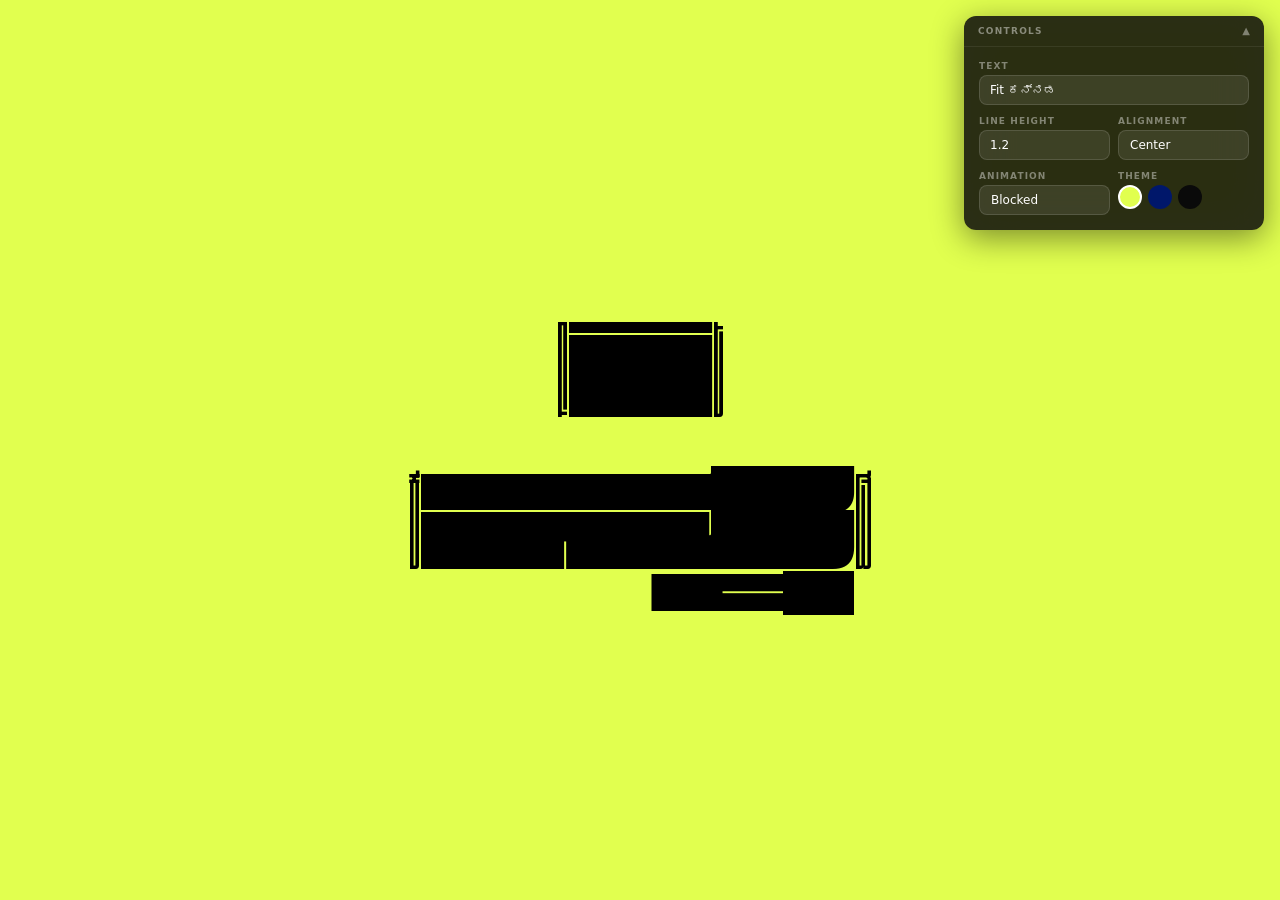
<file: 01/index.html>
<!DOCTYPE html>
<html lang="en">
<head>
<meta charset="UTF-8">
<meta name="viewport" content="width=device-width, initial-scale=1">
<title>Animator — Play With Fit</title>
<style>
@font-face {
  font-family: "FitKannadaVF";
  src: url("../shared/fonts/FitKannadaVF.woff2") format("woff2");
  font-weight: 100 900; font-display: block;
}
*, *::before, *::after { box-sizing: border-box; }
html, body { margin: 0; padding: 0; width: 100%; height: 100%; overflow: hidden; }
body { background: #e1ff4f; font-family: system-ui, -apple-system, sans-serif; }

/* ── Control panel — top-right, always dark ── */
.ctrl-wrap {
  position: fixed; right: 16px; top: 16px;
  width: 300px; border-radius: 12px; overflow: hidden;
  background: rgba(18,18,18,0.88);
  backdrop-filter: blur(24px) saturate(1.4);
  -webkit-backdrop-filter: blur(24px) saturate(1.4);
  box-shadow: 0 8px 32px rgba(0,0,0,0.45);
  z-index: 100;
}
.ctrl-wrap.hidden { display: none; }

.ctrl-header {
  display: flex; align-items: center; justify-content: space-between;
  padding: 10px 14px; cursor: pointer; user-select: none;
  border-bottom: 1px solid rgba(255,255,255,0.07);
}
.ctrl-title {
  font-size: 9px; font-weight: 700; text-transform: uppercase;
  letter-spacing: .14em; color: rgba(255,255,255,0.45);
}
.ctrl-chevron {
  font-size: 10px; color: rgba(255,255,255,0.40);
  transition: transform .28s ease; line-height: 1;
}
.ctrl-body {
  overflow: hidden; max-height: 800px; opacity: 1;
  transition: max-height .32s cubic-bezier(.4,0,.2,1), opacity .22s;
}
.ctrl-body.collapsed { max-height: 0; opacity: 0; }
.ctrl-panel {
  display: flex; flex-direction: column; gap: 11px;
  padding: 14px 15px 15px;
  color: #fff; font-size: 12px;
}
.cg { display: flex; flex-direction: column; gap: 4px; }
.cr { display: flex; gap: 8px; }
.cr > .cg { flex: 1; }
.cl { margin: 0; font-size: 9px; font-weight: 700; text-transform: uppercase;
      letter-spacing: .12em; color: rgba(255,255,255,0.42); }
.ci {
  width: 100%; border-radius: 8px; outline: none; padding: 7px 10px;
  font-size: 12px; font-family: system-ui, -apple-system, sans-serif;
  background: rgba(255,255,255,0.09); color: #fff;
  border: 1px solid rgba(255,255,255,0.13); transition: border-color .18s;
}
.ci:focus { border-color: rgba(255,255,255,0.40); }
.cb {
  width: 100%; border-radius: 8px; outline: none; padding: 7px 11px;
  font-size: 12px; font-family: system-ui, -apple-system, sans-serif; cursor: pointer;
  text-align: left; background: rgba(255,255,255,0.09); color: #fff;
  border: 1px solid rgba(255,255,255,0.13); transition: background .14s, border-color .14s;
}
.cb:hover { border-color: rgba(255,255,255,.32); }
.sw-row { display: flex; gap: 6px; flex-wrap: wrap; }
.sw {
  width: 24px; height: 24px; border-radius: 50%; border: 2px solid transparent;
  cursor: pointer; transition: border-color .14s, transform .14s; flex-shrink: 0;
}
.sw:hover { transform: scale(1.13); }
.sw.active { border-color: #fff !important; }

/* Sketch */
svg  { width: 100vw; height: 100vh; display: block; }
text { fill: #000; font-family: "FitKannadaVF"; dominant-baseline: middle; }
</style>
</head>
<body>

<svg id="svg"><text id="svgText"></text></svg>

<div id="ctrlWrap" class="ctrl-wrap">
  <div class="ctrl-header" id="ctrl-header">
    <span class="ctrl-title">Controls</span>
    <span class="ctrl-chevron">▲</span>
  </div>
  <div class="ctrl-body">
    <div class="ctrl-panel">
      <div class="cg">
        <p class="cl">Text</p>
        <input id="textInput" class="ci" type="text" value="Fit ಕನ್ನಡ">
      </div>
      <div class="cr">
        <div class="cg">
          <p class="cl">Line Height</p>
          <input id="lhInput" class="ci" type="number" step="0.05" min="0.8" max="3" value="1.2">
        </div>
        <div class="cg">
          <p class="cl">Alignment</p>
          <button id="alignBtn" class="cb">Center</button>
        </div>
      </div>
      <div class="cr">
        <div class="cg">
          <p class="cl">Animation</p>
          <button id="modeBtn" class="cb">Blocked</button>
        </div>
        <div class="cg">
          <p class="cl">Theme</p>
          <div class="sw-row">
            <div class="sw active" data-i="0" style="background:#e1ff4f;"></div>
            <div class="sw"        data-i="1" style="background:#00176a;"></div>
            <div class="sw"        data-i="2" style="background:#0a0a0a;"></div>
          </div>
        </div>
      </div>
    </div>
  </div>
</div>

<script>
/* ── Collapse toggle ── */
(function () {
  const header  = document.getElementById('ctrl-header');
  const body    = document.querySelector('.ctrl-body');
  const chevron = header.querySelector('.ctrl-chevron');
  let expanded  = true;
  header.addEventListener('click', () => {
    expanded = !expanded;
    body.classList.toggle('collapsed', !expanded);
    chevron.style.transform = expanded ? '' : 'rotate(180deg)';
  });
})();

/* ── Sketch ── */
const THEMES = [
  { bg: '#e1ff4f', fg: '#000000' },
  { bg: '#00176a', fg: '#f05ae4' },
  { bg: '#0a0a0a', fg: '#ffffff' },
];
const BASE = 1000, MIN = 140, MAX = 3600, MOVE = 600, HOLD = 500, WSPD = 0.003;
let mode = 'blocked', text = 'Fit ಕನ್ನಡ', lh = 1.2, align = 'center';
let letters = [], w = 0, h = 0, loopIdx = 0, phase = 'holdBase', phaseT = performance.now();

const svgEl  = document.getElementById('svg');
const textEl = document.getElementById('svgText');
const seg    = new Intl.Segmenter('kn-IN', { granularity: 'grapheme' });

function ease(t) { return t < 0.5 ? 4*t*t*t : 1 - Math.pow(-2*t+2, 3) / 2; }

function clusters(str) {
  const raw = [...seg.segment(str.normalize('NFC'))], out = [];
  for (let i = 0; i < raw.length; i++) {
    let c = raw[i].segment;
    while (c.endsWith('\u0CCD') && raw[i+1] && raw[i+1].segment !== ' ') c += raw[++i].segment;
    out.push(c);
  }
  return out;
}

function build() {
  textEl.innerHTML = ''; letters = [];
  const segs = clusters(text), words = [], buf = [];
  segs.forEach(s => { if (s === ' ') { if (buf.length) words.push([...buf]); buf.length = 0; } else buf.push(s); });
  if (buf.length) words.push([...buf]);
  const fs = Math.min(w, h) * 0.14, lineH = fs * lh, dy0 = -((words.length - 1) * lineH) / 2;
  textEl.style.fontSize = fs + 'px';
  textEl.setAttribute('text-anchor', align === 'left' ? 'start' : align === 'right' ? 'end' : 'middle');
  const ax = align === 'left' ? w * .10 : align === 'right' ? w * .90 : w / 2;
  words.forEach((lc, i) => {
    const ln = document.createElementNS('http://www.w3.org/2000/svg', 'tspan');
    ln.setAttribute('x', ax); ln.setAttribute('dy', i === 0 ? dy0 : lineH);
    lc.forEach((ch, j) => {
      const sp = document.createElementNS('http://www.w3.org/2000/svg', 'tspan');
      sp.textContent = ch;
      letters.push({ span: sp, set: j % 2, wdth: BASE, from: BASE, to: BASE });
      ln.appendChild(sp);
    });
    textEl.appendChild(ln);
  });
  phase = 'holdBase'; phaseT = performance.now();
}

function setTargets() {
  letters.forEach(l => { l.from = BASE; l.to = (loopIdx % 2 === 0) ? (l.set ? MAX : MIN) : (l.set ? MIN : MAX); });
}

function tick(now) {
  const el = now - phaseT;
  if (mode === 'wavy') {
    letters.forEach((l, i) => {
      const r = i / (letters.length - 1 || 1);
      l.wdth = (MAX + MIN) / 2 + Math.sin(now * WSPD + r * Math.PI) * (MAX - MIN) / 2;
      l.span.style.fontVariationSettings = `"wdth" ${l.wdth}`;
    });
  } else {
    if      (phase === 'holdBase'    && el > HOLD) { setTargets(); phase = 'moveOut';    phaseT = now; }
    else if (phase === 'moveOut') {
      const t = Math.min(el / MOVE, 1), e = ease(t);
      letters.forEach(l => { l.wdth = l.from + (l.to - l.from) * e; l.span.style.fontVariationSettings = `"wdth" ${l.wdth}`; });
      if (t === 1) { phase = 'holdExtreme'; phaseT = now; }
    }
    else if (phase === 'holdExtreme' && el > HOLD) { phase = 'moveBack'; phaseT = now; }
    else if (phase === 'moveBack') {
      const t = Math.min(el / MOVE, 1), e = ease(t);
      letters.forEach(l => { l.wdth = l.to + (BASE - l.to) * e; l.span.style.fontVariationSettings = `"wdth" ${l.wdth}`; });
      if (t === 1) { phase = 'holdBase'; phaseT = now; loopIdx++; }
    }
  }
  requestAnimationFrame(tick);
}

function resize() {
  w = innerWidth; h = innerHeight;
  svgEl.setAttribute('width', w); svgEl.setAttribute('height', h);
  textEl.setAttribute('x', w / 2); textEl.setAttribute('y', h / 2);
  build();
}

/* Swatches — only change scene bg + text fill, NOT panel */
document.querySelectorAll('.sw').forEach(sw => {
  sw.addEventListener('click', () => {
    document.querySelectorAll('.sw').forEach(s => s.classList.remove('active'));
    sw.classList.add('active');
    const t = THEMES[parseInt(sw.dataset.i) || 0];
    document.body.style.background = t.bg;
    textEl.style.fill = t.fg;
  });
});

document.getElementById('textInput').addEventListener('input',  e => { text  = e.target.value || ' '; build(); });
document.getElementById('lhInput').addEventListener('input',    e => { lh    = parseFloat(e.target.value) || 1.2; build(); });
document.getElementById('alignBtn').addEventListener('click', function () {
  align = align === 'center' ? 'left' : align === 'left' ? 'right' : 'center';
  this.textContent = { center: 'Center', left: 'Left', right: 'Right' }[align]; build();
});
document.getElementById('modeBtn').addEventListener('click', function () {
  mode = mode === 'blocked' ? 'wavy' : 'blocked';
  this.textContent = mode === 'blocked' ? 'Blocked' : 'Wavy';
  phase = 'holdBase'; phaseT = performance.now();
});

window.addEventListener('resize', resize);
document.fonts.ready.then(() => { resize(); requestAnimationFrame(tick); });
</script>
</body>
</html>
</file>
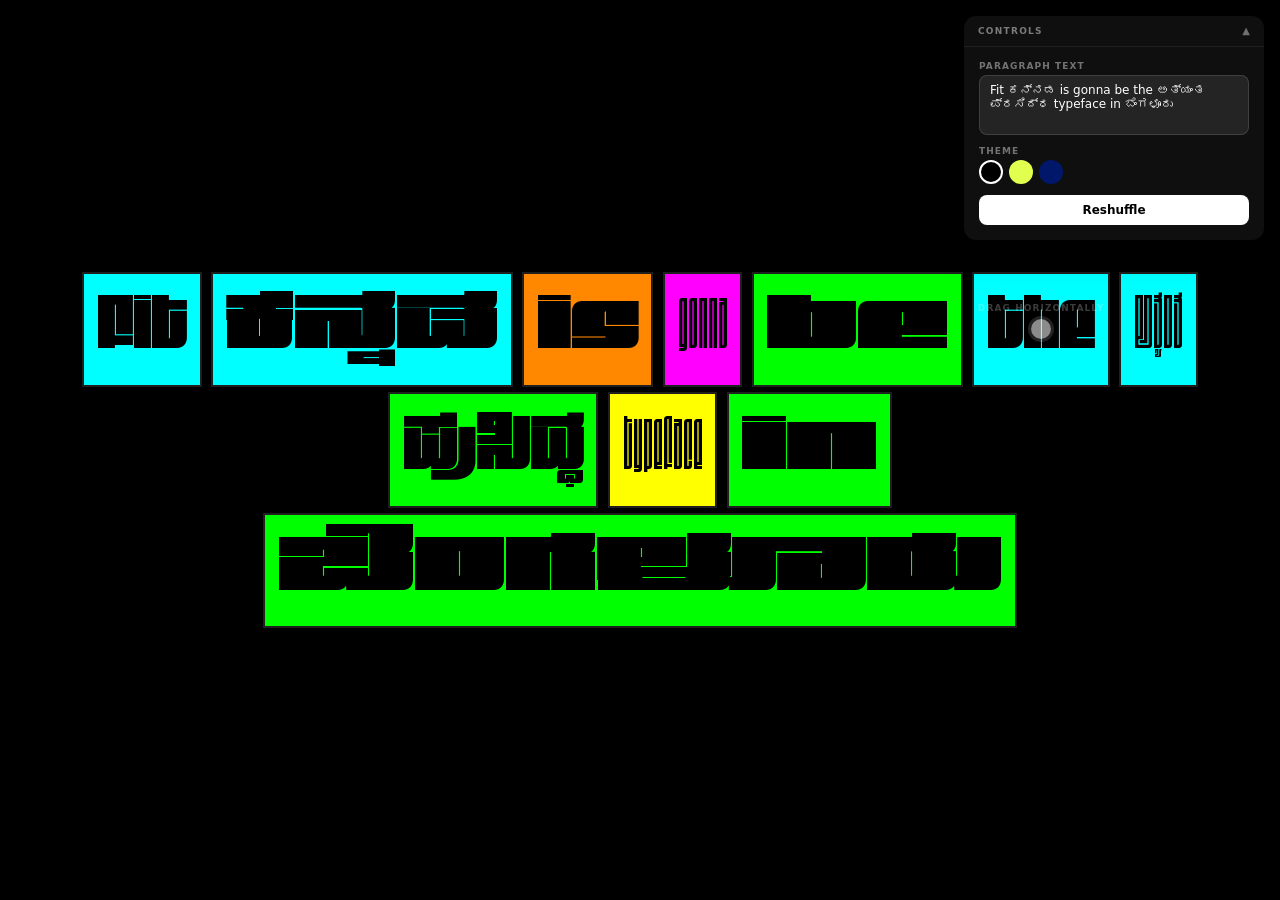
<file: 02/index.html>
<!DOCTYPE html>
<html lang="en">
<head>
<meta charset="UTF-8">
<meta name="viewport" content="width=device-width, initial-scale=1">
<title>Paragraph — Play With Fit</title>
<style>
@font-face {
  font-family: "FitKannadaVF";
  src: url("../shared/fonts/FitKannadaVF.woff2") format("woff2");
  font-weight: 100 900; font-display: block;
}
*, *::before, *::after { box-sizing: border-box; }
html, body { margin: 0; padding: 0; width: 100%; height: 100%; overflow: hidden; }
body { background: #000; font-family: system-ui, -apple-system, sans-serif; }

/* ── Control panel — top-right, always dark ── */
.ctrl-wrap {
  position: fixed; right: 16px; top: 16px;
  width: 300px; border-radius: 12px; overflow: hidden;
  background: rgba(18,18,18,0.88);
  backdrop-filter: blur(24px) saturate(1.4);
  -webkit-backdrop-filter: blur(24px) saturate(1.4);
  box-shadow: 0 8px 32px rgba(0,0,0,0.45);
  z-index: 100;
}
.ctrl-wrap.hidden { display: none; }

.ctrl-header {
  display: flex; align-items: center; justify-content: space-between;
  padding: 10px 14px; cursor: pointer; user-select: none;
  border-bottom: 1px solid rgba(255,255,255,0.07);
}
.ctrl-title {
  font-size: 9px; font-weight: 700; text-transform: uppercase;
  letter-spacing: .14em; color: rgba(255,255,255,0.45);
}
.ctrl-chevron {
  font-size: 10px; color: rgba(255,255,255,0.40);
  transition: transform .28s ease; line-height: 1;
}
.ctrl-body {
  overflow: hidden; max-height: 800px; opacity: 1;
  transition: max-height .32s cubic-bezier(.4,0,.2,1), opacity .22s;
}
.ctrl-body.collapsed { max-height: 0; opacity: 0; }
.ctrl-panel {
  display: flex; flex-direction: column; gap: 11px;
  padding: 14px 15px 15px; color: #fff; font-size: 12px;
}
.cg { display: flex; flex-direction: column; gap: 4px; }
.cl { margin: 0; font-size: 9px; font-weight: 700; text-transform: uppercase;
      letter-spacing: .12em; color: rgba(255,255,255,0.42); }
.ct {
  width: 100%; border-radius: 8px; outline: none; padding: 7px 10px;
  font-size: 12px; font-family: system-ui, -apple-system, sans-serif;
  background: rgba(255,255,255,0.09); color: #fff;
  border: 1px solid rgba(255,255,255,0.13); transition: border-color .18s;
  resize: none; height: 60px;
}
.ct:focus { border-color: rgba(255,255,255,0.40); }
.cb {
  width: 100%; border-radius: 8px; outline: none; padding: 7px 11px;
  font-size: 12px; font-family: system-ui, -apple-system, sans-serif; cursor: pointer;
  text-align: left; background: rgba(255,255,255,0.09); color: #fff;
  border: 1px solid rgba(255,255,255,0.13); transition: background .14s, border-color .14s;
}
.cb:hover { border-color: rgba(255,255,255,.32); }
.cb-primary { text-align: center; font-weight: 600; background: #fff; color: #000; border-color: transparent; }
.cb-primary:hover { opacity: .88; }
.sw-row { display: flex; gap: 6px; flex-wrap: wrap; }
.sw {
  width: 24px; height: 24px; border-radius: 50%; border: 2px solid transparent;
  cursor: pointer; transition: border-color .14s, transform .14s; flex-shrink: 0;
}
.sw:hover { transform: scale(1.13); }
.sw.active { border-color: #fff !important; }

/* Sketch */
#editorial {
  position: fixed; inset: 0;
  display: flex; align-items: center; justify-content: center;
  padding: 8vh 6vw;
}
#para {
  max-width: 1800px; font-family: "FitKannadaVF";
  font-size: 5.5vw; line-height: 1.3; text-align: center;
}
.word {
  position: relative; display: inline-block;
  margin: .04em .06em; padding: .14em .18em;
  white-space: nowrap; cursor: ew-resize;
  user-select: none; touch-action: none;
  border: 2px solid rgba(255,255,255,0.12);
  color: var(--par, #000); z-index: 0; transition: border-color .13s;
}
.word::after { content: ''; position: absolute; inset: 0; background: var(--rect-color, transparent); z-index: -1; }
.word.active              { border-color: var(--outline, #fff); }
.word:hover:not(.active)  { border-color: rgba(255,255,255,0.30); }
.word::before {
  content: '↔'; position: absolute; top: -15px; left: 50%; transform: translateX(-50%);
  font-size: 9px; opacity: 0; color: #fff; pointer-events: none; transition: opacity .13s;
}
.word:hover::before  { opacity: .35; }
.word.active::before { opacity: 0; }
</style>
</head>
<body>

<div id="editorial"><div id="para"></div></div>

<div id="ctrlWrap" class="ctrl-wrap">
  <div class="ctrl-header" id="ctrl-header">
    <span class="ctrl-title">Controls</span>
    <span class="ctrl-chevron">▲</span>
  </div>
  <div class="ctrl-body">
    <div class="ctrl-panel">
      <div class="cg">
        <p class="cl">Paragraph Text</p>
        <textarea id="textInput" class="ct"></textarea>
      </div>
      <div class="cg">
        <p class="cl">Theme</p>
        <div class="sw-row">
          <div class="sw active" data-i="0" style="background:#000;"></div>
          <div class="sw"        data-i="1" style="background:#e1ff4f;"></div>
          <div class="sw"        data-i="2" style="background:#00176a;"></div>
        </div>
      </div>
      <button id="reshuffleBtn" class="cb cb-primary">Reshuffle</button>
    </div>
  </div>
</div>

<script>
/* ── Collapse toggle ── */
(function () {
  const header  = document.getElementById('ctrl-header');
  const body    = document.querySelector('.ctrl-body');
  const chevron = header.querySelector('.ctrl-chevron');
  let expanded  = true;
  header.addEventListener('click', () => {
    expanded = !expanded;
    body.classList.toggle('collapsed', !expanded);
    chevron.style.transform = expanded ? '' : 'rotate(180deg)';
  });
})();

/* ── Sketch ── */
const WCHOICES = [200, 800, 1500, 2000];
const WMIN = 200, WMAX = 3600;
const DEFAULT = 'Fit ಕನ್ನಡ is gonna be the ಅತ್ಯಂತ ಪ್ರಸಿದ್ಧ typeface in ಬೆಂಗಳೂರು';

const THEMES = [
  { bg: '#000000', par: '#000000', outline: '#ffffff', palette: ['#0ff','#f0f','#ff0','#0f0','#f80'] },
  { bg: '#e1ff4f', par: '#e1ff4f', outline: '#000000', palette: ['#000'] },
  { bg: '#00176a', par: '#00176a', outline: '#f05ae4', palette: ['#f05ae4','#fff','#7b61ff'] },
];

let curTheme = THEMES[0], curText = DEFAULT;
const paraEl = document.getElementById('para');
const txtInp = document.getElementById('textInput');
txtInp.value = DEFAULT;

function rndColor() { const p = curTheme.palette; return p[Math.floor(Math.random() * p.length)]; }

function applySceneTheme(t) {
  document.body.style.background = t.bg;
  document.documentElement.style.setProperty('--par',     t.par);
  document.documentElement.style.setProperty('--outline', t.outline);
}

function buildPara() {
  paraEl.innerHTML = '';
  curText.split(/\s+/).filter(Boolean).forEach(word => {
    const sp = document.createElement('span');
    sp.className = 'word'; sp.textContent = word;
    const w = WCHOICES[Math.floor(Math.random() * WCHOICES.length)];
    sp.dataset.wdth = w;
    sp.style.fontVariationSettings = `"wdth" ${w}`;
    sp.style.setProperty('--rect-color', rndColor());
    enableDrag(sp);
    paraEl.appendChild(sp);
    paraEl.appendChild(document.createTextNode(' '));
  });
}

let activeW = null, startX = 0, startW = 0, dragging = false;
function enableDrag(el) {
  el.addEventListener('pointerdown', e => {
    e.preventDefault(); el.setPointerCapture(e.pointerId);
    if (activeW && activeW !== el) activeW.classList.remove('active');
    activeW = el; el.classList.add('active');
    dragging = true; startX = e.clientX; startW = parseFloat(el.dataset.wdth);
    document.body.style.cursor = 'ew-resize';
  });
}
document.addEventListener('pointerdown', e => {
  if (e.target.closest('.word')) return;
  if (activeW) { activeW.classList.remove('active'); activeW = null; }
});
window.addEventListener('pointermove', e => {
  if (!dragging || !activeW) return;
  const nw = Math.max(WMIN, Math.min(WMAX, startW + (e.clientX - startX) * 6));
  activeW.dataset.wdth = nw; activeW.style.fontVariationSettings = `"wdth" ${nw}`;
});
window.addEventListener('pointerup',     () => { dragging = false; document.body.style.cursor = ''; });
window.addEventListener('pointercancel', () => { dragging = false; document.body.style.cursor = ''; });

/* Swatches — scene only, panel stays dark */
document.querySelectorAll('.sw').forEach(sw => {
  sw.addEventListener('click', () => {
    document.querySelectorAll('.sw').forEach(s => s.classList.remove('active'));
    sw.classList.add('active');
    curTheme = THEMES[parseInt(sw.dataset.i) || 0];
    applySceneTheme(curTheme);
    buildPara();
  });
});

applySceneTheme(curTheme);
txtInp.addEventListener('input', () => { curText = txtInp.value; buildPara(); });
document.getElementById('reshuffleBtn').addEventListener('click', () => buildPara());
document.fonts.ready.then(buildPara);

/* ── Ghost-cursor tutorial ─────────────────────────────────────── */
function runTutorial() {
  var words = document.querySelectorAll('.word');
  if (!words.length) return;
  var target = words[Math.floor(words.length / 2)];
  var rect = target.getBoundingClientRect();
  var cx = rect.left + rect.width / 2;
  var cy = rect.top  + rect.height / 2;
  var startW = parseFloat(target.dataset.wdth) || 800;

  var cur = document.createElement('div');
  cur.style.cssText = 'position:fixed;pointer-events:none;z-index:9999;width:20px;height:20px;border-radius:50%;background:rgba(255,255,255,0.88);box-shadow:0 0 0 3px rgba(255,255,255,0.22),0 2px 14px rgba(0,0,0,0.5);transform:translate(-50%,-50%);opacity:0;transition:opacity .35s;left:'+cx+'px;top:'+cy+'px';
  document.body.appendChild(cur);

  var hint = document.createElement('div');
  hint.textContent = 'drag horizontally';
  hint.style.cssText = 'position:fixed;pointer-events:none;z-index:9999;font-size:9px;font-weight:700;letter-spacing:.12em;text-transform:uppercase;color:rgba(255,255,255,0.5);transform:translateX(-50%);opacity:0;transition:opacity .35s;font-family:system-ui,sans-serif;left:'+cx+'px;top:'+(cy-26)+'px';
  document.body.appendChild(hint);

  var t0 = null;
  function ease(t){ return t<.5?2*t*t:(4-2*t)*t-1; }

  function tick(ts) {
    if (!t0) t0 = ts;
    var t = ts - t0;
    if (t < 400) {
      var p = t/400; cur.style.opacity=p.toFixed(2); hint.style.opacity=(p*.75).toFixed(2);
    } else if (t < 700) {
      cur.style.opacity='1'; hint.style.opacity='0.75';
      target.classList.add('active');
      cur.style.transform='translate(-50%,-50%) scale(0.82)';
    } else if (t < 1500) {
      var p=ease((t-700)/800);
      cur.style.left=(cx+p*130)+'px'; cur.style.transform='translate(-50%,-50%) scale(0.82)';
      var nw=Math.min(3600,startW+p*2400); target.dataset.wdth=nw; target.style.fontVariationSettings='"wdth" '+nw;
    } else if (t < 2300) {
      var p=ease((t-1500)/800);
      cur.style.left=(cx+130-p*230)+'px';
      var nw=Math.max(200,startW+2400-p*2900); target.dataset.wdth=nw; target.style.fontVariationSettings='"wdth" '+nw;
    } else if (t < 2700) {
      var p=(t-2300)/400;
      cur.style.opacity=(1-p).toFixed(2); hint.style.opacity=((1-p)*.75).toFixed(2);
      cur.style.transform='translate(-50%,-50%) scale(1)'; target.classList.remove('active');
    } else {
      cur.remove(); hint.remove();
      localStorage.setItem('pwf-tut-sk02','1');
      return;
    }
    requestAnimationFrame(tick);
  }
  requestAnimationFrame(tick);
}

// Expose so parent iframe can call it via the Quick Tutorial button
window.sk02Tutorial = runTutorial;

// Auto-play on first visit
document.fonts.ready.then(function() {
  if (!localStorage.getItem('pwf-tut-sk02')) setTimeout(runTutorial, 1000);
});
</script>
</body>
</html>
</file>
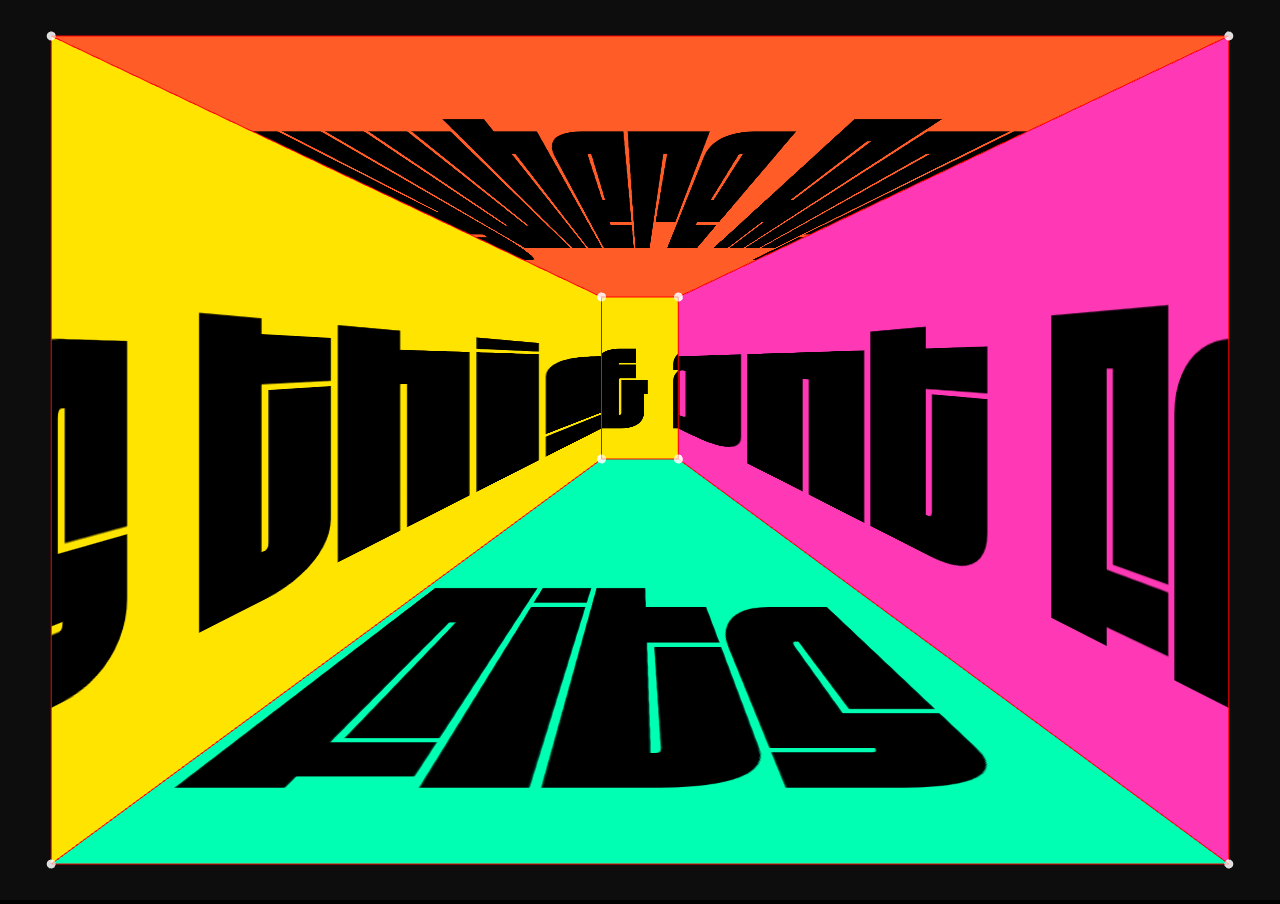
<file: 03/index.html>
<!DOCTYPE html>
<html>
<head>
  <meta charset="utf-8" />
  <style>
    * { margin:0; padding:0; box-sizing:border-box; }
    body { background:#000; overflow:hidden; }
  </style>

  <script src="p5.min.js"></script>

  <!-- p5's _wrapPreload already calls _incrementPreload() before invoking the method.
       So our override must only call _decrementPreload() — no extra increment. -->
  <script>
  (function () {
    var VERT = [
      'precision mediump float;',
      'attribute vec3 aPosition;',
      'attribute vec2 aTexCoord;',
      'uniform mat4 uProjectionMatrix;',
      'uniform mat4 uModelViewMatrix;',
      'varying vec2 vTexCoord;',
      'void main() {',
      '  vTexCoord = aTexCoord;',
      '  gl_Position = uProjectionMatrix * uModelViewMatrix * vec4(aPosition, 1.0);',
      '}'
    ].join('\n');

    var FRAG = [
      'precision mediump float;',
      'uniform sampler2D uSampler;',
      'uniform float uOffset;',
      'varying vec2 vTexCoord;',
      'void main() {',
      '  vec2 uv = vec2(fract(vTexCoord.x + uOffset), vTexCoord.y);',
      '  gl_FragColor = texture2D(uSampler, uv);',
      '}'
    ].join('\n');

    p5.prototype.loadShader = function (vertFile, fragFile, callback, errorCallback) {
      var shader = new p5.Shader();
      shader._vertSrc = VERT;
      shader._fragSrc = FRAG;
      var self = this;
      // NOTE: _wrapPreload already called _incrementPreload() for us — don't call it again.
      // Just decrement once when done, matching the single increment from the wrapper.
      setTimeout(function () {
        self._decrementPreload();
        if (callback) callback(shader);
      }, 0);
      return shader;
    };
  })();
  </script>
</head>
<body>
  <script src="sketch.js"></script>

  <script>
  /* ── Ghost-cursor tutorial ── */
  function runTutorial() {
    if (!window.sk03) return;

      var W = window.innerWidth, H = window.innerHeight;

      // Two edges drawn in the lower-left area, clear of the corridor
      var e1 = { x1: W*0.10, y1: H*0.52, x2: W*0.10, y2: H*0.88 };
      var e2 = { x1: W*0.36, y1: H*0.47, x2: W*0.36, y2: H*0.86 };

      // SVG layer for the animated preview line
      var svg = document.createElementNS('http://www.w3.org/2000/svg','svg');
      svg.style.cssText = 'position:fixed;inset:0;pointer-events:none;z-index:9998;overflow:visible';
      svg.setAttribute('width', W); svg.setAttribute('height', H);
      var ln = document.createElementNS('http://www.w3.org/2000/svg','line');
      ln.setAttribute('stroke','rgba(255,255,255,0.65)');
      ln.setAttribute('stroke-width','2');
      ln.setAttribute('stroke-dasharray','7 5');
      ln.style.opacity = '0';
      svg.appendChild(ln);
      document.body.appendChild(svg);

      // Ghost cursor
      var cur = document.createElement('div');
      cur.style.cssText = 'position:fixed;pointer-events:none;z-index:9999;width:20px;height:20px;border-radius:50%;background:rgba(255,255,255,0.88);box-shadow:0 0 0 3px rgba(255,255,255,0.22),0 2px 14px rgba(0,0,0,0.5);transform:translate(-50%,-50%);opacity:0;transition:opacity .35s;font-family:system-ui,sans-serif';
      document.body.appendChild(cur);

      // Hint text
      var hint = document.createElement('div');
      hint.textContent = 'draw two edges to make a plane';
      hint.style.cssText = 'position:fixed;pointer-events:none;z-index:9999;font-size:9px;font-weight:700;letter-spacing:.12em;text-transform:uppercase;color:rgba(255,255,255,0.5);top:22px;left:50%;transform:translateX(-50%);opacity:0;transition:opacity .35s;font-family:system-ui,sans-serif;white-space:nowrap';
      document.body.appendChild(hint);

      function setPos(x,y){ cur.style.left=x+'px'; cur.style.top=y+'px'; }
      function lerp(a,b,t){ return a+(b-a)*t; }
      function ease(t){ return t<.5?2*t*t:(4-2*t)*t-1; }

      var edge1Done = false, edge2Done = false;
      var t0 = null;

      window.sk03.setMode('draw');

      function tick(ts) {
        if (!t0) t0 = ts;
        var t = ts - t0;

        /* ── Phase 0 (0–400ms): fade in cursor at e1 start ── */
        if (t < 400) {
          setPos(e1.x1, e1.y1);
          var p = t/400;
          cur.style.opacity  = p.toFixed(2);
          hint.style.opacity = (p*.75).toFixed(2);
          ln.style.opacity   = '0';

        /* ── Phase 1 (400–700ms): hover / click ── */
        } else if (t < 700) {
          cur.style.opacity = '1';
          cur.style.transform = 'translate(-50%,-50%) scale(0.80)';

        /* ── Phase 2 (700–1300ms): drag edge 1 down ── */
        } else if (t < 1300) {
          var p = ease((t-700)/600);
          var x = lerp(e1.x1, e1.x2, p);
          var y = lerp(e1.y1, e1.y2, p);
          setPos(x, y);
          ln.setAttribute('x1',e1.x1); ln.setAttribute('y1',e1.y1);
          ln.setAttribute('x2',x);     ln.setAttribute('y2',y);
          ln.style.opacity = '1';

          if (!edge1Done && t >= 1290) {
            edge1Done = true;
            window.sk03._tutAddEdge(e1.x1, e1.y1, e1.x2, e1.y2);
          }

        /* ── Phase 3 (1300–1600ms): release, pause ── */
        } else if (t < 1600) {
          cur.style.transform = 'translate(-50%,-50%) scale(1)';
          ln.style.opacity = '0';
          setPos(e1.x2, e1.y2);

        /* ── Phase 4 (1600–2000ms): move to e2 start ── */
        } else if (t < 2000) {
          var p = ease((t-1600)/400);
          setPos(lerp(e1.x2, e2.x1, p), lerp(e1.y2, e2.y1, p));
          ln.style.opacity = '0';

        /* ── Phase 5 (2000–2250ms): hover / click ── */
        } else if (t < 2250) {
          setPos(e2.x1, e2.y1);
          cur.style.transform = 'translate(-50%,-50%) scale(0.80)';

        /* ── Phase 6 (2250–2850ms): drag edge 2 down → plane created ── */
        } else if (t < 2850) {
          var p = ease((t-2250)/600);
          var x = lerp(e2.x1, e2.x2, p);
          var y = lerp(e2.y1, e2.y2, p);
          setPos(x, y);
          ln.setAttribute('x1',e2.x1); ln.setAttribute('y1',e2.y1);
          ln.setAttribute('x2',x);     ln.setAttribute('y2',y);
          ln.style.opacity = '1';

          if (!edge2Done && t >= 2840) {
            edge2Done = true;
            window.sk03._tutAddEdge(e2.x1, e2.y1, e2.x2, e2.y2);
          }

        /* ── Phase 7 (2850–3400ms): release + fade out ── */
        } else if (t < 3400) {
          var p = (t-2850)/550;
          cur.style.opacity  = (1-p).toFixed(2);
          hint.style.opacity = ((1-p)*.75).toFixed(2);
          ln.style.opacity   = '0';
          cur.style.transform = 'translate(-50%,-50%) scale(1)';
          window.sk03.setMode('select');

        /* ── Done ── */
        } else {
          cur.remove(); hint.remove(); svg.remove();
          localStorage.setItem('pwf-tut-sk03','1');
          return;
        }
        requestAnimationFrame(tick);
      }
      requestAnimationFrame(tick);
  }

  // Expose so parent can call it via the Quick Tutorial button
  window.sk03Tutorial = runTutorial;

  // Auto-play on first visit (after p5 initialises)
  setTimeout(function() {
    if (!localStorage.getItem('pwf-tut-sk03')) runTutorial();
  }, 2000);
  </script>
</body>
</html>
</file>
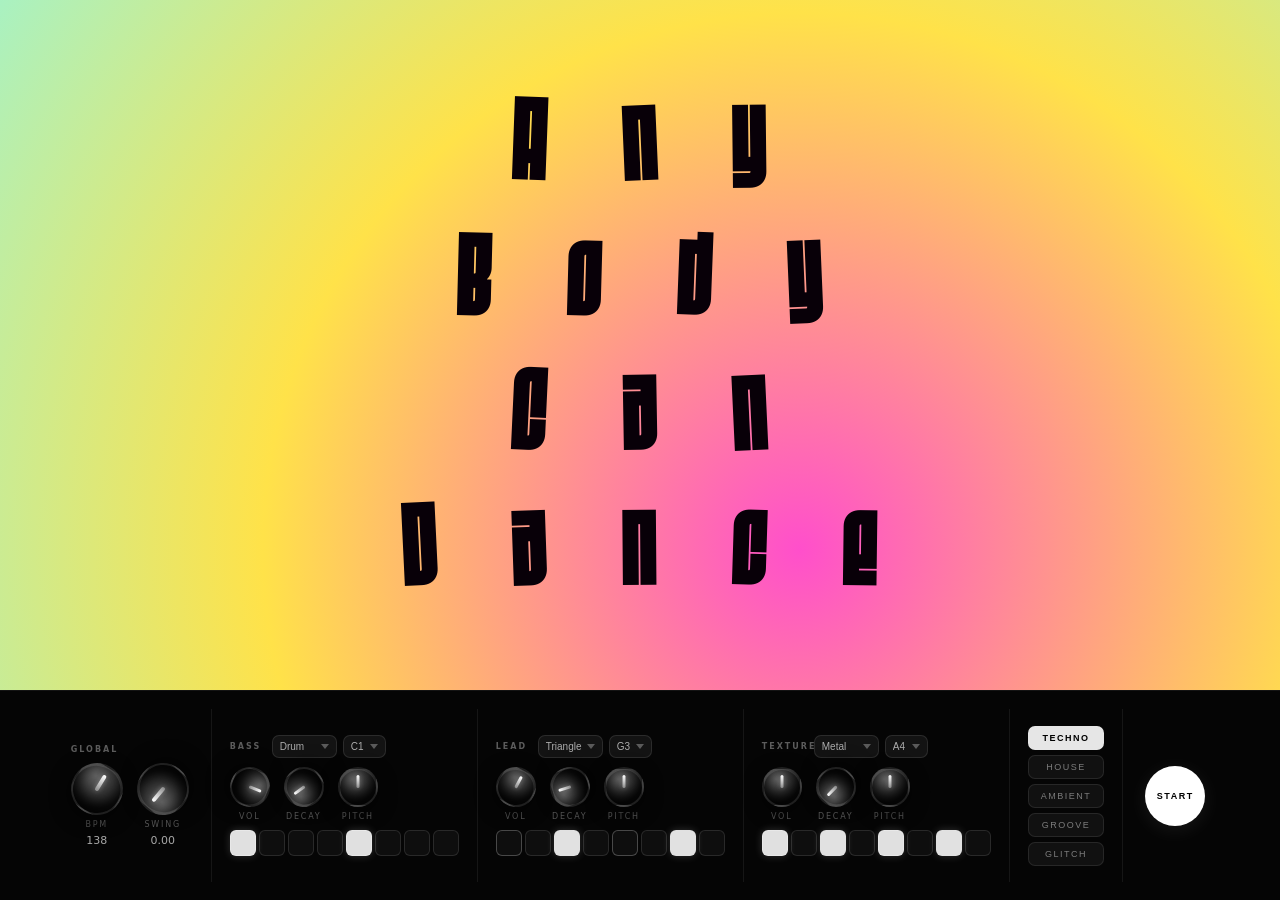
<file: 04/index.html>
<!DOCTYPE html>
<html lang="en">
<head>
<meta charset="UTF-8">
<meta name="viewport" content="width=device-width,initial-scale=1.0">
<script src="Tone.js"></script>
<title>Typography Synth — Play With Fit</title>
<style>
*, *::before, *::after { box-sizing: border-box; }
html, body { margin:0; padding:0; width:100%; height:100%; overflow:hidden; background:#000; }

@font-face {
  font-family: 'FitKannada';
  src: url('../shared/fonts/FitKannadaVF.woff2') format('woff2');
  font-weight: 100 900; font-display: block;
}
@font-face {
  font-family: 'FitDevanagari';
  src: url('../shared/fonts/FitDevanagariVF.woff2') format('woff2');
  font-weight: 100 900; font-display: block;
}

/* ── VISUAL LAYER ─────────────────────────────── */
#c { position:absolute; inset:0; }
#svgLayer {
  position:absolute; inset:0; width:100%; height:100%; pointer-events:none;
}
#svgLayer text {
  fill: #fff;
  font-family: var(--sk04-font, 'FitKannada'), sans-serif;
  dominant-baseline: middle;
  text-anchor: middle;
  font-variation-settings: "wdth" 500;
}

/* ── BOTTOM BAR ───────────────────────────────── */
#bar {
  position: absolute;
  bottom: 0; left: 0; right: 0;
  height: 210px;
  background: rgba(6,6,6,0.94);
  backdrop-filter: blur(24px) saturate(1.5);
  -webkit-backdrop-filter: blur(24px) saturate(1.5);
  border-top: 1px solid rgba(255,255,255,0.06);
  display: flex;
  align-items: stretch;
  justify-content: center;
  overflow-x: auto;
  overflow-y: hidden;
  scrollbar-width: none;
  z-index: 50;
  user-select: none;
  font-family: system-ui, -apple-system, sans-serif;
  color: #fff;
}
#bar-inner {
  display: flex;
  align-items: stretch;
  flex-shrink: 0;
}
#bar::-webkit-scrollbar { display:none; }

.b-section {
  display: flex;
  flex-direction: column;
  justify-content: center;
  align-items: flex-start;
  padding: 14px 18px;
  gap: 9px;
  flex-shrink: 0;
}
.b-divider {
  width: 1px;
  margin: 18px 0;
  background: rgba(255,255,255,0.07);
  flex-shrink: 0;
}

/* ── LABELS ───────────────────────────────────── */
.b-label {
  font-size: 8px;
  font-weight: 700;
  letter-spacing: 2px;
  text-transform: uppercase;
  color: rgba(255,255,255,0.35);
  margin: 0;
}

/* ── KNOB ─────────────────────────────────────── */
.knob-row { display: flex; gap: 14px; align-items: flex-end; }
.knob-wrap { display: flex; flex-direction: column; align-items: center; gap: 5px; }
.knob {
  width: 52px; height: 52px; border-radius: 50%;
  background: radial-gradient(circle at 34% 28%, #606060, #111 68%);
  border: 2px solid rgba(255,255,255,0.06);
  box-shadow:
    inset 0 1px 0 rgba(255,255,255,0.11),
    inset 0 -8px 14px rgba(0,0,0,0.88),
    0 5px 18px rgba(0,0,0,0.6);
  cursor: ns-resize;
  position: relative;
  transition: box-shadow .15s;
  flex-shrink: 0;
}
.knob:hover {
  box-shadow:
    inset 0 1px 0 rgba(255,255,255,0.18),
    inset 0 -8px 14px rgba(0,0,0,0.88),
    0 5px 22px rgba(255,255,255,0.07),
    0 0 0 1px rgba(255,255,255,0.10);
}
.knob.dragging {
  box-shadow:
    inset 0 1px 0 rgba(255,255,255,0.24),
    inset 0 -8px 14px rgba(0,0,0,0.88),
    0 0 28px rgba(255,255,255,0.15),
    0 0 0 2px rgba(255,255,255,0.22);
}
.knob::after {
  content:''; position:absolute;
  width: 4px; height: 18px; border-radius: 2px;
  background: linear-gradient(to bottom, #fff, rgba(255,255,255,0.4));
  left:50%; top: 8px; transform: translateX(-50%);
  box-shadow: 0 0 5px rgba(255,255,255,0.3);
}
.knob.sm { width:40px; height:40px; }
.knob.sm::after { width:3px; height:13px; top:6px; }

.knob-lbl { font-size: 8px; letter-spacing: 1.8px; text-transform: uppercase; color: rgba(255,255,255,0.32); }
.knob-val { font-size: 11px; color: rgba(255,255,255,0.65); min-width:36px; text-align:center; }

/* ── VOICE SELECTS ────────────────────────────── */
.voice-row { display: flex; gap: 6px; align-items: center; }
.b-sel {
  background: rgba(255,255,255,0.06);
  border: 1px solid rgba(255,255,255,0.10);
  border-radius: 7px;
  color: rgba(255,255,255,0.65);
  font-size: 10px;
  padding: 5px 7px;
  cursor: pointer;
  outline: none;
  transition: border-color .15s;
  -webkit-appearance: none;
  appearance: none;
  background-image: url("data:image/svg+xml,%3Csvg xmlns='http://www.w3.org/2000/svg' width='8' height='5'%3E%3Cpath d='M0 0l4 5 4-5z' fill='rgba(255,255,255,0.3)'/%3E%3C/svg%3E");
  background-repeat: no-repeat;
  background-position: right 7px center;
  padding-right: 20px;
}
.b-sel:focus { border-color: rgba(255,255,255,0.28); }

/* ── STEPS ────────────────────────────────────── */
.steps { display: flex; gap: 3px; }
.step {
  width: 26px; height: 26px; border-radius: 6px;
  border: 1px solid rgba(255,255,255,0.11);
  background: rgba(255,255,255,0.04);
  cursor: pointer;
  transition: background .1s, border-color .1s, transform .1s;
  flex-shrink: 0;
  position: relative;
}
.step:hover { background: rgba(255,255,255,0.12); }
.step.on {
  background: rgba(255,255,255,0.88);
  border-color: transparent;
  box-shadow: 0 0 8px rgba(255,255,255,0.18);
}
.step.beat { border-color: rgba(255,255,255,0.24); } /* beat accent */

/* ── PRESETS ──────────────────────────────────── */
.presets { display: flex; flex-direction: column; gap: 5px; }
.preset {
  padding: 6px 12px;
  border-radius: 7px;
  border: 1px solid rgba(255,255,255,0.09);
  background: rgba(255,255,255,0.05);
  color: rgba(255,255,255,0.45);
  font-size: 9px; letter-spacing: 1.5px; text-transform: uppercase;
  cursor: pointer; transition: .15s; white-space: nowrap;
}
.preset:hover { background: rgba(255,255,255,0.11); color: rgba(255,255,255,0.8); }
.preset.on { background: rgba(255,255,255,0.90); color: #000; border-color: transparent; font-weight:700; }

/* ── START BTN ────────────────────────────────── */
#startBtn {
  width: 60px; height: 60px; border-radius: 50%;
  border: none;
  background: #fff; color: #000;
  font-size: 9px; font-weight: 800; letter-spacing: 1.5px;
  cursor: pointer;
  transition: transform .15s, background .2s, box-shadow .2s;
  box-shadow: 0 4px 20px rgba(255,255,255,0.08);
  flex-shrink: 0;
}
#startBtn:hover { transform: scale(1.08); }
#startBtn.playing {
  background: #ff3535; color: #fff;
  box-shadow: 0 4px 24px rgba(255,53,53,0.4);
}

/* ── WIDTH SLIDER ─────────────────────────────── */
.slider-wrap { display: flex; flex-direction: column; gap: 6px; }
.slider-row  { display: flex; align-items: center; gap: 8px; }
.b-slider {
  -webkit-appearance: none; appearance: none;
  width: 110px; height: 3px; border-radius: 2px;
  background: rgba(255,255,255,0.13);
  outline: none; cursor: pointer;
}
.b-slider::-webkit-slider-thumb {
  -webkit-appearance: none;
  width: 13px; height: 13px; border-radius: 50%;
  background: #fff;
  box-shadow: 0 0 6px rgba(255,255,255,0.35);
  transition: box-shadow .15s;
}
.b-slider::-webkit-slider-thumb:hover {
  box-shadow: 0 0 10px rgba(255,255,255,0.55);
}
.slider-val { font-size: 11px; color: rgba(255,255,255,0.6); min-width: 32px; text-align: right; }

/* Beat pulse on steps */
@keyframes stepPulse {
  0% { box-shadow: 0 0 0 0 rgba(255,255,255,0.5); }
  100% { box-shadow: 0 0 0 6px rgba(255,255,255,0); }
}
.step.pulse { animation: stepPulse .2s ease-out; }
</style>
</head>
<body>

<canvas id="c"></canvas>
<svg id="svgLayer"></svg>

<!-- ── BOTTOM BAR ── -->
<div id="bar">
<div id="bar-inner">

  <!-- Global knobs -->
  <div class="b-section" style="padding-right:22px">
    <p class="b-label">Global</p>
    <div class="knob-row">
      <div class="knob-wrap">
        <div class="knob" id="kBPM"></div>
        <div class="knob-lbl">BPM</div>
        <div class="knob-val" id="vBPM">138</div>
      </div>
      <div class="knob-wrap">
        <div class="knob" id="kSwing"></div>
        <div class="knob-lbl">Swing</div>
        <div class="knob-val" id="vSwing">0.00</div>
      </div>
    </div>
  </div>

  <div class="b-divider"></div>

  <!-- Voice 0: Bass -->
  <div class="b-section" id="vs0">
    <div class="voice-row">
      <p class="b-label" style="width:36px">Bass</p>
      <select class="b-sel" id="vt0">
        <option value="membrane" selected>Drum</option>
        <option value="sine">Sine</option>
        <option value="square">Square</option>
        <option value="sawtooth">Saw</option>
        <option value="triangle">Triangle</option>
        <option value="noise">Noise</option>
        <option value="metal">Metal</option>
      </select>
      <select class="b-sel" id="vn0"></select>
    </div>
    <div class="knob-row">
      <div class="knob-wrap">
        <div class="knob sm" id="kVol0"></div>
        <div class="knob-lbl">Vol</div>
      </div>
      <div class="knob-wrap">
        <div class="knob sm" id="kDec0"></div>
        <div class="knob-lbl">Decay</div>
      </div>
      <div class="knob-wrap">
        <div class="knob sm" id="kPit0"></div>
        <div class="knob-lbl">Pitch</div>
      </div>
    </div>
    <div class="steps" id="st0"></div>
  </div>

  <div class="b-divider"></div>

  <!-- Voice 1: Lead -->
  <div class="b-section" id="vs1">
    <div class="voice-row">
      <p class="b-label" style="width:36px">Lead</p>
      <select class="b-sel" id="vt1">
        <option value="membrane">Drum</option>
        <option value="sine">Sine</option>
        <option value="square">Square</option>
        <option value="sawtooth">Saw</option>
        <option value="triangle" selected>Triangle</option>
        <option value="noise">Noise</option>
        <option value="metal">Metal</option>
      </select>
      <select class="b-sel" id="vn1"></select>
    </div>
    <div class="knob-row">
      <div class="knob-wrap">
        <div class="knob sm" id="kVol1"></div>
        <div class="knob-lbl">Vol</div>
      </div>
      <div class="knob-wrap">
        <div class="knob sm" id="kDec1"></div>
        <div class="knob-lbl">Decay</div>
      </div>
      <div class="knob-wrap">
        <div class="knob sm" id="kPit1"></div>
        <div class="knob-lbl">Pitch</div>
      </div>
    </div>
    <div class="steps" id="st1"></div>
  </div>

  <div class="b-divider"></div>

  <!-- Voice 2: Texture -->
  <div class="b-section" id="vs2">
    <div class="voice-row">
      <p class="b-label" style="width:46px">Texture</p>
      <select class="b-sel" id="vt2">
        <option value="membrane">Drum</option>
        <option value="sine">Sine</option>
        <option value="square">Square</option>
        <option value="sawtooth">Saw</option>
        <option value="triangle">Triangle</option>
        <option value="noise">Noise</option>
        <option value="metal" selected>Metal</option>
      </select>
      <select class="b-sel" id="vn2"></select>
    </div>
    <div class="knob-row">
      <div class="knob-wrap">
        <div class="knob sm" id="kVol2"></div>
        <div class="knob-lbl">Vol</div>
      </div>
      <div class="knob-wrap">
        <div class="knob sm" id="kDec2"></div>
        <div class="knob-lbl">Decay</div>
      </div>
      <div class="knob-wrap">
        <div class="knob sm" id="kPit2"></div>
        <div class="knob-lbl">Pitch</div>
      </div>
    </div>
    <div class="steps" id="st2"></div>
  </div>

  <div class="b-divider"></div>

  <!-- Presets -->
  <div class="b-section" style="justify-content:center">
    <div class="presets">
      <button class="preset on"  data-p="techno">Techno</button>
      <button class="preset"     data-p="house">House</button>
      <button class="preset"     data-p="ambient">Ambient</button>
      <button class="preset"     data-p="groove">Groove</button>
      <button class="preset"     data-p="glitch">Glitch</button>
    </div>
  </div>

  <div class="b-divider"></div>

  <!-- Start -->
  <div class="b-section" style="justify-content:center;padding-left:22px;padding-right:22px">
    <button id="startBtn">START</button>
  </div>

</div><!-- /bar-inner -->
</div>

<script>
'use strict';

// ── CANVAS / SIZE ─────────────────────────────────────────────────────────
const canvas  = document.getElementById('c');
const ctx     = canvas.getContext('2d');
const BAR_H   = 210;
const svgEl   = document.getElementById('svgLayer');

// ── STATE (declared first so computeArea / resize never hit TDZ) ──────────
var _urlP = new URLSearchParams(location.search);
let chars     = [];
let drawStep  = 0;
let beatStr   = 0;
let bgT       = 0;
let bgBeat    = 0;   // beat-kick accumulator, decays each frame
let _sk04Script = _urlP.get('script') || 'kn';
let curText   = _urlP.get('text') || 'Any Body Can Dance';
let dance     = 'default';
let bgMode    = 'radial';
let bgMotion  = 'wave';
let gradA     = _urlP.get('gradA')    || '#FF4FCB';
let gradMid   = _urlP.get('gradMid')  || '#FFE249';
let gradB     = _urlP.get('gradB')    || '#7DF9FF';
let letColor  = _urlP.get('letColor') || '#080008';
let motionI   = 1.5;
let fsMult    = 1.0;
let baseFontSize = 110;
let lineHeightScale = 1.22;
let letterGapScale  = 1;
let canvasRatio = null;
let canvasArea  = { x:0, y:0, w:0, h:0 };
let baseWidth    = 500;
let fontSizeWave = false;
let fontSizeDepth = 30;
let contTime     = 0;
let _exportSavedW = null, _exportSavedH = null;
let _recorder = null, _recChunks = [], _audioDest = null;
let _compCanvas = null, _compCtx = null, _compRAF = null;

// ── HELPERS ───────────────────────────────────────────────────────────────
const rand  = (a,b) => Math.random()*(b-a)+a;
const lerp  = (a,b,t) => a+(b-a)*t;
const clamp = (v,lo,hi) => Math.max(lo,Math.min(hi,v));
function hexToRgb(h) {
  return [parseInt(h.slice(1,3),16), parseInt(h.slice(3,5),16), parseInt(h.slice(5,7),16)];
}

// ── COMPUTE LETTERBOX AREA ────────────────────────────────────────────────
function computeArea() {
  const W  = canvas.width;
  const VH = canvas.height - BAR_H;
  if (!canvasRatio) {
    canvasArea = { x:0, y:0, w:W, h:VH };
  } else {
    let aW = VH * canvasRatio, aH = VH;
    if (aW > W) { aW = W; aH = W / canvasRatio; }
    canvasArea = {
      x: Math.round((W  - aW) / 2),
      y: Math.round((VH - aH) / 2),
      w: Math.round(aW),
      h: Math.round(aH)
    };
  }
  baseFontSize = Math.max(12, Math.min(canvasArea.w * 0.22, canvasArea.h * 0.16)) * fsMult;
}

function resize() {
  canvas.width  = document.documentElement.clientWidth  || innerWidth;
  canvas.height = document.documentElement.clientHeight || innerHeight;
  computeArea();
  if (typeof generateLayout === 'function') generateLayout();
}
window.addEventListener('resize', resize);

// ── EXPORT STATE ─────────────────────────────────────────────────────────
let _fontDataURI = null;
(function() {
  fetch('../shared/fonts/FitKannadaVF.woff2')
    .then(function(r){ return r.arrayBuffer(); })
    .then(function(buf){
      var bytes = new Uint8Array(buf), str = '';
      var chunk = 8192;
      for (var i = 0; i < bytes.length; i += chunk)
        str += String.fromCharCode.apply(null, bytes.subarray(i, i + chunk));
      _fontDataURI = 'data:font/woff2;base64,' + btoa(str);
    }).catch(function(){});
})();

// ── AUDIO STATE ───────────────────────────────────────────────────────────
let isPlaying  = false;
let seqStep    = 0;
let reverb, delay, dist;

// ── VOICES ────────────────────────────────────────────────────────────────
const NOTES = ['C1','D1','E1','F1','G1','A1','B1',
               'C2','D2','E2','F2','G2','A2','B2',
               'C3','D3','E3','F3','G3','A3','B3',
               'C4','D4','E4','F4','G4','A4','B4','C5'];

const voices = [
  { type:'membrane', note:'C1', volume:0.9, decay:0.12, pitch:0, steps:[1,0,0,0,1,0,0,0], synth:null, gain:null },
  { type:'triangle', note:'G3', volume:0.6, decay:0.25, pitch:0, steps:[0,0,1,0,0,0,1,0], synth:null, gain:null },
  { type:'metal',    note:'A4', volume:0.5, decay:0.05, pitch:0, steps:[1,0,1,0,1,0,1,0], synth:null, gain:null },
];

function initEffects() {
  reverb = new Tone.Reverb({ decay:2.5, wet:0.18 }).toDestination();
  delay  = new Tone.FeedbackDelay({ delayTime:'8n', feedback:0.2, wet:0.10 }).connect(reverb);
  dist   = new Tone.Distortion({ distortion:0.12, wet:0.0 }).connect(delay);
}

function makeSynth(type) {
  switch(type) {
    case 'membrane':
      return new Tone.MembraneSynth({ pitchDecay:0.04, octaves:8, oscillator:{type:'sine'},
        envelope:{attack:0.001,decay:0.4,sustain:0,release:0.1} });
    case 'noise':
      return new Tone.NoiseSynth({ noise:{type:'white'},
        envelope:{attack:0.001,decay:0.2,sustain:0,release:0.05} });
    case 'metal':
      return new Tone.MetalSynth({ frequency:200, harmonicity:5.1, modulationIndex:32,
        resonance:3800, octaves:1.5, envelope:{attack:0.001,decay:0.06,release:0.01} });
    default:
      return new Tone.Synth({ oscillator:{type},
        envelope:{attack:0.01,decay:0.3,sustain:0.15,release:0.4} });
  }
}

function buildVoice(v) {
  if (v.synth) { try { v.synth.disconnect(); v.synth.dispose(); } catch(_){} v.synth=null; }
  if (v.gain)  { try { v.gain.disconnect();  v.gain.dispose();  } catch(_){} v.gain=null; }
  v.gain  = new Tone.Gain(v.volume).connect(dist);
  v.synth = makeSynth(v.type);
  v.synth.connect(v.gain);
}

function fireVoice(v, time) {
  if (!v.synth) return;
  const dur = Math.max(0.01, v.decay);
  try {
    if (v.type === 'noise') {
      v.synth.triggerAttackRelease(dur, time);
    } else if (v.type === 'metal') {
      v.synth.frequency.value = Tone.Frequency(v.note).transpose(v.pitch).toFrequency();
      v.synth.triggerAttackRelease(dur, time);
    } else {
      v.synth.triggerAttackRelease(Tone.Frequency(v.note).transpose(v.pitch).toNote(), dur, time);
    }
  } catch(_){}
}

function playPattern(time) {
  const s = seqStep % 8;
  voices.forEach(function(v, vi) {
    if (!v.steps[s]) return;
    fireVoice(v, time);
    triggerBeat(vi === 0 ? 1.0 : 0.55);
    // pulse the active step visually
    const btn = document.querySelector(`.step[data-vi="${vi}"][data-si="${s}"]`);
    if (btn) { btn.classList.add('pulse'); setTimeout(()=>btn.classList.remove('pulse'),200); }
  });
  seqStep++;
}

// ── PRESETS ───────────────────────────────────────────────────────────────
const PRESETS = {
  techno:  { bpm:138, swing:0,    dist:0.15, rev:0.12, del:0.08,
    v:[{type:'membrane',note:'C1',volume:0.9,decay:0.12,pitch:0,steps:[1,0,0,0,1,0,0,0]},
       {type:'sawtooth', note:'C3',volume:0.45,decay:0.12,pitch:0,steps:[0,0,0,0,0,0,1,0]},
       {type:'metal',    note:'A4',volume:0.55,decay:0.04,pitch:0,steps:[1,0,1,0,1,0,1,0]}] },
  house:   { bpm:124, swing:0.08, dist:0.04, rev:0.22, del:0.15,
    v:[{type:'membrane',note:'C1',volume:0.9,decay:0.15,pitch:0,steps:[1,0,0,0,1,0,0,0]},
       {type:'triangle', note:'A3',volume:0.55,decay:0.35,pitch:0,steps:[0,0,1,0,0,0,1,0]},
       {type:'noise',    note:'C4',volume:0.4, decay:0.06,pitch:0,steps:[0,1,0,1,0,1,0,1]}] },
  ambient: { bpm:72,  swing:0.1,  dist:0,    rev:0.8,  del:0.35,
    v:[{type:'sine',    note:'C2',volume:0.7,decay:0.9, pitch:0,steps:[1,0,0,0,0,0,0,0]},
       {type:'sine',    note:'G3',volume:0.4,decay:1.5, pitch:0,steps:[0,0,0,0,1,0,0,0]},
       {type:'triangle',note:'E4',volume:0.3,decay:2.0, pitch:0,steps:[0,0,0,0,0,0,1,0]}] },
  groove:  { bpm:97,  swing:0.30, dist:0.05, rev:0.28, del:0.22,
    v:[{type:'membrane',note:'C1', volume:0.9, decay:0.20, pitch:0, steps:[1,0,0,1,0,0,1,0]},
       {type:'sawtooth', note:'A2', volume:0.55,decay:0.40, pitch:0, steps:[0,0,1,0,1,0,0,1]},
       {type:'noise',    note:'C4', volume:0.50,decay:0.06, pitch:0, steps:[0,0,0,0,1,0,0,0]}] },
  glitch:  { bpm:143, swing:0,    dist:0.50, rev:0.05, del:0.14,
    v:[{type:'membrane',note:'C1', volume:0.9, decay:0.09, pitch:0, steps:[1,0,1,1,0,1,0,0]},
       {type:'metal',   note:'A4', volume:0.60,decay:0.03, pitch:0, steps:[1,1,0,0,1,0,1,1]},
       {type:'square',  note:'E4', volume:0.40,decay:0.07, pitch:0, steps:[0,0,0,1,0,0,0,1]}] },
};

function applyPreset(name) {
  const p = PRESETS[name]; if (!p) return;
  Tone.Transport.bpm.rampTo(p.bpm, 0.2);
  Tone.Transport.swing = p.swing;
  Tone.Transport.swingSubdivision = '8n';
  if (dist)  dist.wet.value   = p.dist;
  if (reverb) reverb.wet.value = p.rev;
  if (delay)  delay.wet.value  = p.del;
  p.v.forEach(function(vp, vi) {
    const v = voices[vi];
    const tc = v.type !== vp.type;
    Object.assign(v, JSON.parse(JSON.stringify(vp)));
    if (tc) buildVoice(v); else if (v.gain) v.gain.gain.rampTo(v.volume, 0.05);
    syncVoiceUI(vi);
  });
  // sync global knobs
  bpmKnob.set(p.bpm);
  swingKnob.set(p.swing);
}

// ── GRAPHEME CLUSTER SEGMENTER ────────────────────────────────────────────
function getWordClusters(word) {
  var locale  = _sk04Script === 'hi' ? 'hi-IN' : _sk04Script === 'la' ? 'en' : 'kn-IN';
  var virama  = _sk04Script === 'hi' ? '्' : '್';
  var seg     = new Intl.Segmenter(locale, { granularity: 'grapheme' });
  var raw     = [...seg.segment(word.normalize('NFC'))];
  var out     = [];
  for (var i = 0; i < raw.length; i++) {
    var c = raw[i].segment;
    // Join virama + following consonant into a single conjunct cluster
    while (c.endsWith(virama) && raw[i+1] && raw[i+1].segment !== ' ') {
      c += raw[++i].segment;
    }
    out.push(c);
  }
  return out;
}

// ── LAYOUT ────────────────────────────────────────────────────────────────
function generateLayout() {
  svgEl.innerHTML = ''; chars = [];
  const words  = curText.split(' ');
  const cx     = canvasArea.x + canvasArea.w / 2;
  const cy     = canvasArea.y + canvasArea.h / 2;
  const adv    = Math.round(baseFontSize * letterGapScale);
  const lh     = Math.round(baseFontSize * lineHeightScale);
  const startY = cy - ((words.length-1)*lh)/2;
  let   idx    = 0;
  words.forEach(function(word, wi) {
    const y        = startY + wi*lh;
    const clusters = getWordClusters(word);
    let   x        = cx - (clusters.length - 1) * adv / 2;
    for (const ch of clusters) {
      const t = document.createElementNS('http://www.w3.org/2000/svg','text');
      t.textContent = ch; t.style.fill = letColor;
      t.setAttribute('font-size', baseFontSize);
      svgEl.appendChild(t);
      chars.push({
        el:t, ch, baseX:x, baseY:y, index:idx, wordIndex:wi,
        phase:rand(0,Math.PI*2), amp:rand(12,28), rotAmp:rand(0.04,0.22),
        dirX:rand(-1,1), dirY:rand(-1,1), rotDir:rand(-1,1),
        targetDirX:rand(-1,1), targetDirY:rand(-1,1), targetRotDir:rand(-1,1),
        angle:rand(-0.05,0.05), orbitAngle:rand(0,Math.PI*2),
        curX:x, curY:y, curR:0
      });
      x += adv; idx++;
    }
  });
}

// ── BACKGROUND ────────────────────────────────────────────────────────────
function drawBg() {
  const W=canvas.width, H=canvas.height;
  const VH = H - BAR_H;
  const { x:aX, y:aY, w:aW, h:aH } = canvasArea;
  const [rA,gA,bA]=hexToRgb(gradA), [rM,gM,bM]=hexToRgb(gradMid), [rB,gB,bB]=hexToRgb(gradB);

  // Advance timer at BPM speed — faster track = faster movement
  const bpm   = Tone.Transport.bpm.value || 120;
  const speed = bpm / 120;
  bgT += speed * 0.006;

  const bp = beatStr * 0.20;
  const flash = (r,g,b) => `rgb(${Math.round(r+(255-r)*bp)},${Math.round(g+(255-g)*bp)},${Math.round(b+(255-b)*bp)})`;
  const ca=flash(rA,gA,bA), cm=flash(rM,gM,bM), cb=flash(rB,gB,bB);

  // Letterbox border fill
  ctx.fillStyle='#111';
  ctx.fillRect(0,0,W,VH);

  // Primary gradient centre: Lissajous orbit scaled to BPM,
  // with a beat-kick that throws it off-orbit momentarily
  const cx=aX+aW/2, cy=aY+aH/2;
  const gx = cx
    + Math.sin(bgT)             * aW * 0.24
    + Math.sin(bgT * 2.1 + 1)  * aW * 0.09
    + Math.cos(bgT * 0.4)      * aW * 0.10 * bgBeat;
  const gy = cy
    + Math.cos(bgT * 0.7)      * aH * 0.22
    + Math.cos(bgT * 1.6)      * aH * 0.08
    + Math.sin(bgT * 0.6)      * aH * 0.10 * bgBeat;

  // Radius breathes with BPM and expands on beat
  const rad = Math.hypot(aW,aH) * (0.72 + speed * 0.10) * (1 + beatStr * 0.22);

  const gr = ctx.createRadialGradient(gx,gy,0,gx,gy,rad);
  gr.addColorStop(0,    ca);
  gr.addColorStop(0.45, cm);
  gr.addColorStop(1,    cb);
  ctx.fillStyle=gr; ctx.fillRect(aX,aY,aW,aH);

  // Secondary counter-orbit gradient that flares on each beat hit
  if (bgBeat > 0.04) {
    const gx2 = cx + Math.sin(bgT + Math.PI)       * aW * 0.18;
    const gy2 = cy + Math.cos(bgT * 0.9 + Math.PI) * aH * 0.14;
    const rad2 = Math.hypot(aW,aH) * 0.45 * bgBeat;
    const gr2  = ctx.createRadialGradient(gx2,gy2,0,gx2,gy2,rad2);
    gr2.addColorStop(0, `rgba(${rB},${gB},${bB},${(bgBeat * 0.40).toFixed(2)})`);
    gr2.addColorStop(1, 'rgba(0,0,0,0)');
    ctx.fillStyle=gr2; ctx.fillRect(aX,aY,aW,aH);
  }

  // Hairline border when letterboxed
  if (canvasRatio) {
    ctx.strokeStyle='rgba(255,255,255,0.15)';
    ctx.lineWidth=1;
    ctx.strokeRect(aX+0.5, aY+0.5, aW-1, aH-1);
  }

  // Flat bottom bar mask
  ctx.fillStyle='rgba(6,6,6,0.94)';
  ctx.fillRect(0,VH,W,BAR_H);
}

function triggerBeat(s) {
  beatStr = Math.max(beatStr, s);
  bgBeat  = Math.max(bgBeat,  s);   // feed the gradient kick too
}

// ── DRAW LOOP ─────────────────────────────────────────────────────────────
function draw() {
  ctx.clearRect(0,0,canvas.width,canvas.height);
  contTime += 0.016;
  drawBg();
  beatStr *= 0.84;
  bgBeat  *= 0.80;
  const t = drawStep*0.018;

  chars.forEach(function(c) {
    c.dirX   = lerp(c.dirX,   c.targetDirX,   0.08);
    c.dirY   = lerp(c.dirY,   c.targetDirY,   0.08);
    c.rotDir = lerp(c.rotDir, c.targetRotDir, 0.08);
    const I = motionI;
    const bs = beatStr;
    if (dance==='default') {
      const tt = c.phase+c.index*0.22+t;
      const w1=Math.sin(tt), w2=Math.cos(tt*1.5+c.wordIndex);
      const x=c.baseX+w2*22*I*bs*c.dirX;
      const y=c.baseY+(-Math.abs(w2)*c.amp*bs*I)+(w1*c.amp*bs*I*c.dirY);
      const r=(c.angle+w1*c.rotAmp*bs*I*3*c.rotDir)*57;
      c.el.setAttribute('transform',`translate(${x},${y}) rotate(${r})`);
      c.el.style.fontVariationSettings=`"wdth" ${baseWidth}`;
      c.curX=x; c.curY=y; c.curR=r*Math.PI/180;
    }
    if (dance==='wave') {
      const _bpm=Tone.Transport.bpm.value||120;
      const _st=contTime*(_bpm/60)*Math.PI;
      const wy=Math.sin(c.index*0.5+_st*2)*55*I*(0.25+bs*0.75);
      const wx=Math.cos(c.index*0.3+_st)*18*I*bs;
      c.el.setAttribute('transform',`translate(${c.baseX+wx},${c.baseY+wy})`);
      c.el.style.fontVariationSettings=`"wdth" ${baseWidth}`;
      c.curX=c.baseX+wx; c.curY=c.baseY+wy; c.curR=0;
    }
    if (dance==='width') {
      // Each letter gets its own phase offset so they fan out differently on beats
      const ph = Math.sin(c.index * 0.6 + c.phase);
      // Width only moves on beats: baseWidth at silence, ±1000 at full beat
      const wdth = clamp(baseWidth + ph * bs * I * 1000, 100, 3600);
      // Small vertical bounce on beat, also per-letter
      const by = -bs * I * 18 * Math.abs(ph);
      c.el.style.fontVariationSettings=`"wdth" ${wdth}`;
      c.el.setAttribute('transform',`translate(${c.baseX},${c.baseY+by})`);
      c.curX=c.baseX; c.curY=c.baseY+by; c.curR=0;
    }
    if (dance==='spin') {
      c.orbitAngle += 0.013*I*(0.4+bs);
      const oR=(14+bs*30)*I;
      const ox=Math.cos(c.orbitAngle+c.index*0.4)*oR;
      const oy=Math.sin(c.orbitAngle+c.index*0.4)*oR*0.55;
      c.el.setAttribute('transform',`translate(${c.baseX+ox},${c.baseY+oy}) rotate(${c.orbitAngle*57})`);
      c.el.style.fontVariationSettings=`"wdth" ${baseWidth}`;
      c.curX=c.baseX+ox; c.curY=c.baseY+oy; c.curR=c.orbitAngle;
    }
    if (Math.random()<0.012*bs) {
      c.targetDirX=rand(-1,1); c.targetDirY=rand(-1,1); c.targetRotDir=rand(-1,1);
    }

  });
  // Font-size wave (BPM-synced)
  if (fontSizeWave) {
    const _bpm=Tone.Transport.bpm.value||120;
    const _st=contTime*(_bpm/60)*Math.PI*0.5;
    chars.forEach(function(c,ci){
      const sz=Math.max(20, baseFontSize+Math.sin(ci*0.42+_st)*fontSizeDepth);
      c.el.setAttribute('font-size',sz);
    });
  }
  drawStep++;
  requestAnimationFrame(draw);
}

// ── KNOB FACTORY ──────────────────────────────────────────────────────────
function makeKnob(id, valId, min, max, value, decimals, onChange) {
  const el    = document.getElementById(id);
  const valEl = valId ? document.getElementById(valId) : null;
  let   cur   = value, vel = 0;
  const fmt   = v => decimals===0 ? String(Math.round(v)) : v.toFixed(decimals);
  const norm  = v => (v-min)/(max-min);

  function update() {
    el.style.transform = `rotate(${-140+norm(cur)*280}deg)`;
    if (valEl) valEl.textContent = fmt(cur);
  }
  function set(v) { cur=clamp(v,min,max); update(); onChange(cur); }
  update();

  el.addEventListener('mousedown', function(e) {
    e.preventDefault(); el.classList.add('dragging');
    let ly=e.clientY;
    function move(ev) {
      const d=ly-ev.clientY; ly=ev.clientY;
      vel=d*(max-min)/(ev.shiftKey?600:160);
      set(cur+vel);
    }
    function up() {
      el.classList.remove('dragging'); vel=0;
      window.removeEventListener('mousemove',move);
      window.removeEventListener('mouseup',up);
    }
    window.addEventListener('mousemove',move);
    window.addEventListener('mouseup',up);
  });
  el.addEventListener('wheel', function(e) {
    e.preventDefault();
    set(cur-Math.sign(e.deltaY)*(max-min)/(e.shiftKey?600:110));
  }, {passive:false});
  el.addEventListener('touchstart', function(e) {
    const sy=e.touches[0].clientY, sv=cur;
    function tm(ev) { ev.preventDefault(); set(sv+(sy-ev.touches[0].clientY)*(max-min)/200); }
    function tu() { el.removeEventListener('touchmove',tm); el.removeEventListener('touchend',tu); }
    el.addEventListener('touchmove',tm,{passive:false});
    el.addEventListener('touchend',tu);
  },{passive:true});

  return { set, get: ()=>cur };
}

// ── NOTE SELECT BUILDER ───────────────────────────────────────────────────
function buildNoteSelect(id, selected) {
  const el = document.getElementById(id);
  NOTES.forEach(function(n) {
    const o = document.createElement('option');
    o.value = n; o.textContent = n;
    if (n === selected) o.selected = true;
    el.appendChild(o);
  });
}

// ── STEP BUTTONS ─────────────────────────────────────────────────────────
function buildSteps(vi) {
  const container = document.getElementById('st'+vi);
  for (let si=0; si<8; si++) {
    const btn = document.createElement('button');
    btn.className = 'step' + (voices[vi].steps[si] ? ' on' : '') + (si%4===0 ? ' beat' : '');
    btn.dataset.vi = vi; btn.dataset.si = si;
    btn.addEventListener('click', function() {
      const active = btn.classList.toggle('on');
      voices[vi].steps[si] = active ? 1 : 0;
    });
    container.appendChild(btn);
  }
}

function syncVoiceUI(vi) {
  const v = voices[vi];
  document.getElementById('vt'+vi).value = v.type;
  document.getElementById('vn'+vi).value = v.note;
  volKnobs[vi].set(v.volume);
  decKnobs[vi].set(v.decay);
  pitKnobs[vi].set(v.pitch);
  document.querySelectorAll(`.step[data-vi="${vi}"]`).forEach(function(btn) {
    btn.classList.toggle('on', !!v.steps[+btn.dataset.si]);
  });
}

// ── WIRE UI ───────────────────────────────────────────────────────────────
// Global knobs
const bpmKnob   = makeKnob('kBPM',   'vBPM',   40,  200, 138, 0,    function(v){ Tone.Transport.bpm.rampTo(v,0.1); });
const swingKnob = makeKnob('kSwing', 'vSwing',  0,   1,   0,  2,    function(v){ Tone.Transport.swing=v; Tone.Transport.swingSubdivision='8n'; });

// Per-voice knobs (small)
const volKnobs = [
  makeKnob('kVol0',null,0,1,0.9,2,function(v){voices[0].volume=v; if(voices[0].gain)voices[0].gain.gain.rampTo(v,0.05);}),
  makeKnob('kVol1',null,0,1,0.6,2,function(v){voices[1].volume=v; if(voices[1].gain)voices[1].gain.gain.rampTo(v,0.05);}),
  makeKnob('kVol2',null,0,1,0.5,2,function(v){voices[2].volume=v; if(voices[2].gain)voices[2].gain.gain.rampTo(v,0.05);}),
];
const decKnobs = [
  makeKnob('kDec0',null,0.02,2,0.12,2,function(v){voices[0].decay=v;}),
  makeKnob('kDec1',null,0.02,2,0.25,2,function(v){voices[1].decay=v;}),
  makeKnob('kDec2',null,0.02,2,0.05,2,function(v){voices[2].decay=v;}),
];
const pitKnobs = [
  makeKnob('kPit0',null,-12,12,0,0,function(v){voices[0].pitch=Math.round(v);}),
  makeKnob('kPit1',null,-12,12,0,0,function(v){voices[1].pitch=Math.round(v);}),
  makeKnob('kPit2',null,-12,12,0,0,function(v){voices[2].pitch=Math.round(v);}),
];

// Note selects
buildNoteSelect('vn0','C1'); buildNoteSelect('vn1','G3'); buildNoteSelect('vn2','A4');

// Step buttons
buildSteps(0); buildSteps(1); buildSteps(2);

// Voice type
[0,1,2].forEach(function(vi) {
  document.getElementById('vt'+vi).addEventListener('change', function(e) {
    voices[vi].type = e.target.value;
    buildVoice(voices[vi]);
  });
  document.getElementById('vn'+vi).addEventListener('change', function(e) {
    voices[vi].note = e.target.value;
  });
});

// Presets
document.querySelectorAll('.preset').forEach(function(btn) {
  btn.addEventListener('click', function() {
    document.querySelectorAll('.preset').forEach(function(b){b.classList.remove('on');});
    btn.classList.add('on');
    applyPreset(btn.dataset.p);
  });
});

// Start / Stop
const startBtn = document.getElementById('startBtn');
startBtn.addEventListener('click', async function() {
  await Tone.start();
  if (isPlaying) {
    Tone.Transport.stop(); seqStep=0;
    isPlaying=false;
    startBtn.textContent='START'; startBtn.classList.remove('playing');
    window.parent.postMessage({type:'sk04-state',playing:false},'*');
  } else {
    Tone.Transport.start();
    isPlaying=true;
    startBtn.textContent='STOP'; startBtn.classList.add('playing');
    window.parent.postMessage({type:'sk04-state',playing:true},'*');
  }
});

// ── WINDOW API (for wrapper cp04 panel) ──────────────────────────────────
window.sk04 = {
  setText:      function(v){ curText=String(v); generateLayout(); },
  setScript:    function(sc, text) {
    _sk04Script = sc;
    var fontMap = { hi: "'FitDevanagari'", la: "'FitKannada'", kn: "'FitKannada'" };
    var ff = fontMap[sc] || "'FitKannada'";
    document.documentElement.style.setProperty('--sk04-font', ff);
    if (text !== undefined) { curText = String(text); generateLayout(); }
  },
  regen:        function(){ generateLayout(); },
  setDance:     function(v){ dance=v; },
  setGradA:     function(v){ gradA=v; },
  setGradMid:   function(v){ gradMid=v; },
  setGradB:     function(v){ gradB=v; },
  setLetterColor: function(v){ letColor=v; chars.forEach(function(c){c.el.style.fill=v;}); },
  setMotion:    function(v){ motionI=+v; },
  setCanvasRatio: function(ratio) {
    canvasRatio = ratio;   // null=full, number=w/h
    computeArea();
    generateLayout();
    // Tell parent the computed baseFontSize so it can update the control
    window.parent.postMessage({ type:'sk04-fontsize', value: Math.round(baseFontSize) }, '*');
  },
  setFontSize:  function(v){
    fsMult = +v;
    computeArea();
    chars.forEach(function(c){c.el.setAttribute('font-size',baseFontSize);});
    generateLayout();
  },
  setFontSizeWave:  function(v){
    fontSizeWave=!!v;
    if(!v) chars.forEach(function(c){c.el.setAttribute('font-size',baseFontSize);});
  },
  setFontSizeDepth: function(v){ fontSizeDepth=+v; },
  setLineHeight:  function(v){ lineHeightScale=+v; generateLayout(); },
  setLetterGap:   function(v){ letterGapScale=+v;  generateLayout(); },
  setBaseWidth:   function(v){
    baseWidth=clamp(+v,100,3600);
    var sl=document.getElementById('sWidth'); if(sl) sl.value=baseWidth;
    var vl=document.getElementById('vWidth'); if(vl) vl.textContent=Math.round(baseWidth);
  },
  start: async function(){
    await Tone.start(); Tone.Transport.start(); isPlaying=true;
    startBtn.textContent='STOP'; startBtn.classList.add('playing');
    window.parent.postMessage({type:'sk04-state',playing:true},'*');
  },
  stop: function(){
    Tone.Transport.stop(); seqStep=0; isPlaying=false;
    startBtn.textContent='START'; startBtn.classList.remove('playing');
    window.parent.postMessage({type:'sk04-state',playing:false},'*');
  },
  getPlaying: function(){ return isPlaying; },
  relayout: function() {
    canvas.width  = document.documentElement.clientWidth  || innerWidth;
    canvas.height = document.documentElement.clientHeight || innerHeight;
    computeArea();
    generateLayout();
  },

  startRecording: function(scale) {
    // Scale canvas up to HD resolution; CSS keeps it visually contained.
    _exportSavedW = canvas.width;
    _exportSavedH = canvas.height;
    if (scale && scale > 1) {
      canvas.width  = Math.round(canvas.width  * scale);
      canvas.height = Math.round(canvas.height * scale);
      computeArea();
      generateLayout();
    }

    // Video stream — capture the composited view (canvas + SVG overlay)
    // We use a compositing canvas driven by RAF so SVG text is included.
    var W = canvas.width, H = canvas.height - BAR_H;
    _compCanvas = document.createElement('canvas');
    _compCanvas.width = W; _compCanvas.height = H;
    _compCanvas.style.cssText = 'position:absolute;left:-9999px;top:0;';
    document.body.appendChild(_compCanvas);
    _compCtx = _compCanvas.getContext('2d');

    // Drive the compositing canvas in sync with the animation loop
    var self = this;
    function composite() {
      if (!_compCanvas) return;
      // 1. Copy background canvas
      _compCtx.drawImage(canvas, 0, 0, W, H, 0, 0, W, H);
      // 2. Draw SVG letters via canvas 2D (font-variation-settings via CSS)
      chars.forEach(function(c) {
        var fvs   = c.el.style.fontVariationSettings || '"wdth" 800';
        var fs    = parseFloat(c.el.getAttribute('font-size')) || baseFontSize;
        var fill  = c.el.style.fill || letColor;
        var tfm   = c.el.getAttribute('transform') || '';
        var tx=0, ty=0, rot=0;
        var tm = tfm.match(/translate\(([^,\s)]+)[\s,]+([^)]+)\)/);
        if (tm) { tx=parseFloat(tm[1]); ty=parseFloat(tm[2]); }
        var rm = tfm.match(/rotate\(([^)]+)\)/);
        if (rm) { rot=parseFloat(rm[1])*Math.PI/180; }
        // Update CSS on comp canvas so ctx.font picks up variation settings
        if (_compCanvas.style.fontVariationSettings !== fvs) {
          _compCanvas.style.fontVariationSettings = fvs;
        }
        _compCtx.save();
        _compCtx.translate(tx, ty);
        if (rot) _compCtx.rotate(rot);
        var _sk04FontName = _sk04Script === 'hi' ? 'FitDevanagari' : 'FitKannada';
        _compCtx.font = fs + "px '" + _sk04FontName + "',sans-serif";
        _compCtx.fillStyle = fill;
        _compCtx.textAlign = 'center';
        _compCtx.textBaseline = 'middle';
        _compCtx.fillText(c.ch, 0, 0);
        _compCtx.restore();
      });
      _compRAF = requestAnimationFrame(composite);
    }
    composite();

    var videoStream = _compCanvas.captureStream(60);
    var tracks = videoStream.getVideoTracks().slice();

    // Audio: tap Tone.js output — falls back to video-only if it fails
    try {
      var rawCtx = Tone.context.rawContext;
      _audioDest = rawCtx.createMediaStreamDestination();
      var masterNode = (typeof Tone.getDestination === 'function')
        ? Tone.getDestination() : Tone.Destination;
      if (masterNode.output && masterNode.output.connect) {
        masterNode.output.connect(_audioDest);
      } else {
        masterNode.connect(_audioDest);
      }
      var audioTracks = _audioDest.stream.getAudioTracks();
      for (var i = 0; i < audioTracks.length; i++) tracks.push(audioTracks[i]);
      console.log('sk04: audio capture ready, tracks:', audioTracks.length);
    } catch(audioErr) {
      console.warn('sk04: audio capture failed — video only.', audioErr);
      _audioDest = null;
    }

    // Pick best supported codec — prefer MP4, fall back to WebM
    var mimeType = ['video/mp4;codecs=avc1,mp4a.40.2',
                    'video/mp4;codecs=avc1',
                    'video/mp4',
                    'video/webm;codecs=vp9,opus',
                    'video/webm;codecs=vp8,opus',
                    'video/webm'].find(function(t) {
      return MediaRecorder.isTypeSupported(t);
    }) || '';
    console.log('sk04: using mimeType:', mimeType || '(browser default)');

    _recChunks = [];
    var opts = { videoBitsPerSecond: 8000000 }; // 8 Mbps
    if (mimeType) opts.mimeType = mimeType;
    if (tracks.some(function(t){ return t.kind === 'audio'; })) {
      opts.audioBitsPerSecond = 192000;
    }
    _recorder = new MediaRecorder(new MediaStream(tracks), opts);
    _recorder.ondataavailable = function(e) {
      if (e.data && e.data.size > 0) _recChunks.push(e.data);
    };
    _recorder.onerror = function(e) { console.error('MediaRecorder error:', e); };
    _recorder.start(100);
    console.log('sk04: recording started, state=', _recorder.state);
  },

  stopRecording: function() {
    return new Promise(function(resolve) {
      _recorder.onstop = function() {
        // Stop compositing RAF
        if (_compRAF) { cancelAnimationFrame(_compRAF); _compRAF = null; }
        if (_compCanvas) { _compCanvas.remove(); _compCanvas = null; _compCtx = null; }

        // Disconnect audio tap
        if (_audioDest) {
          try {
            var masterNode = (typeof Tone.getDestination === 'function')
              ? Tone.getDestination() : Tone.Destination;
            if (masterNode.output && masterNode.output.disconnect) {
              masterNode.output.disconnect(_audioDest);
            } else {
              masterNode.disconnect(_audioDest);
            }
          } catch(e) {}
          _audioDest = null;
        }
        // Restore canvas to screen size
        if (_exportSavedW != null) {
          canvas.width  = _exportSavedW;
          canvas.height = _exportSavedH;
          _exportSavedW = _exportSavedH = null;
          computeArea();
          generateLayout();
        }
        var recType = (_recorder && _recorder.mimeType) ? _recorder.mimeType : 'video/webm';
        var blob = new Blob(_recChunks, { type: recType });
        _recChunks = [];
        resolve(blob);
      };
      _recorder.stop();
    });
  },
};

// ── APPLY INITIAL SCRIPT FONT ────────────────────────────────────────────
(function() {
  var fontMap = { hi: "'FitDevanagari'", la: "'FitKannada'", kn: "'FitKannada'" };
  var ff = fontMap[_sk04Script] || "'FitKannada'";
  document.documentElement.style.setProperty('--sk04-font', ff);
})();

// ── INIT ──────────────────────────────────────────────────────────────────
initEffects();
voices.forEach(function(v){ buildVoice(v); });
Tone.Transport.scheduleRepeat(playPattern,'8n');
resize();
draw();
window.parent.postMessage({type:'sk04-ready'},'*');
</script>
</body>
</html>
</file>
